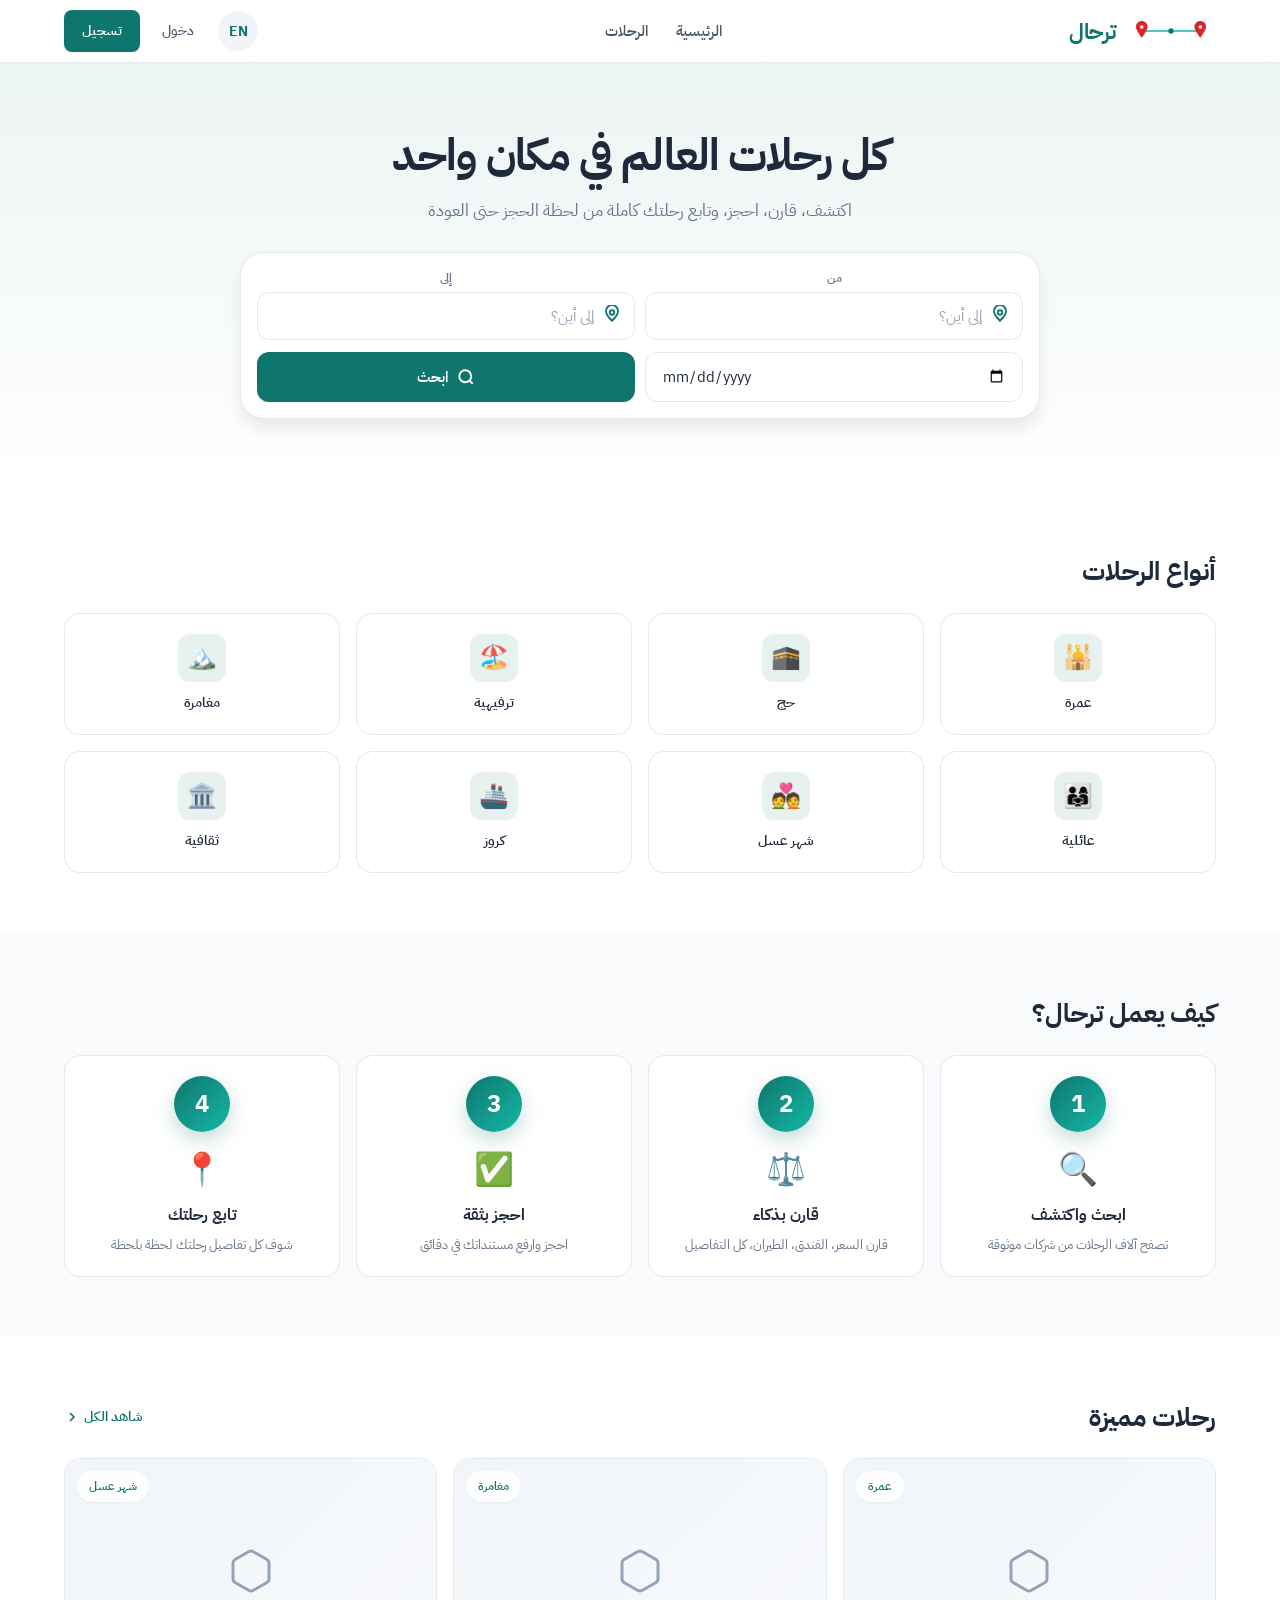
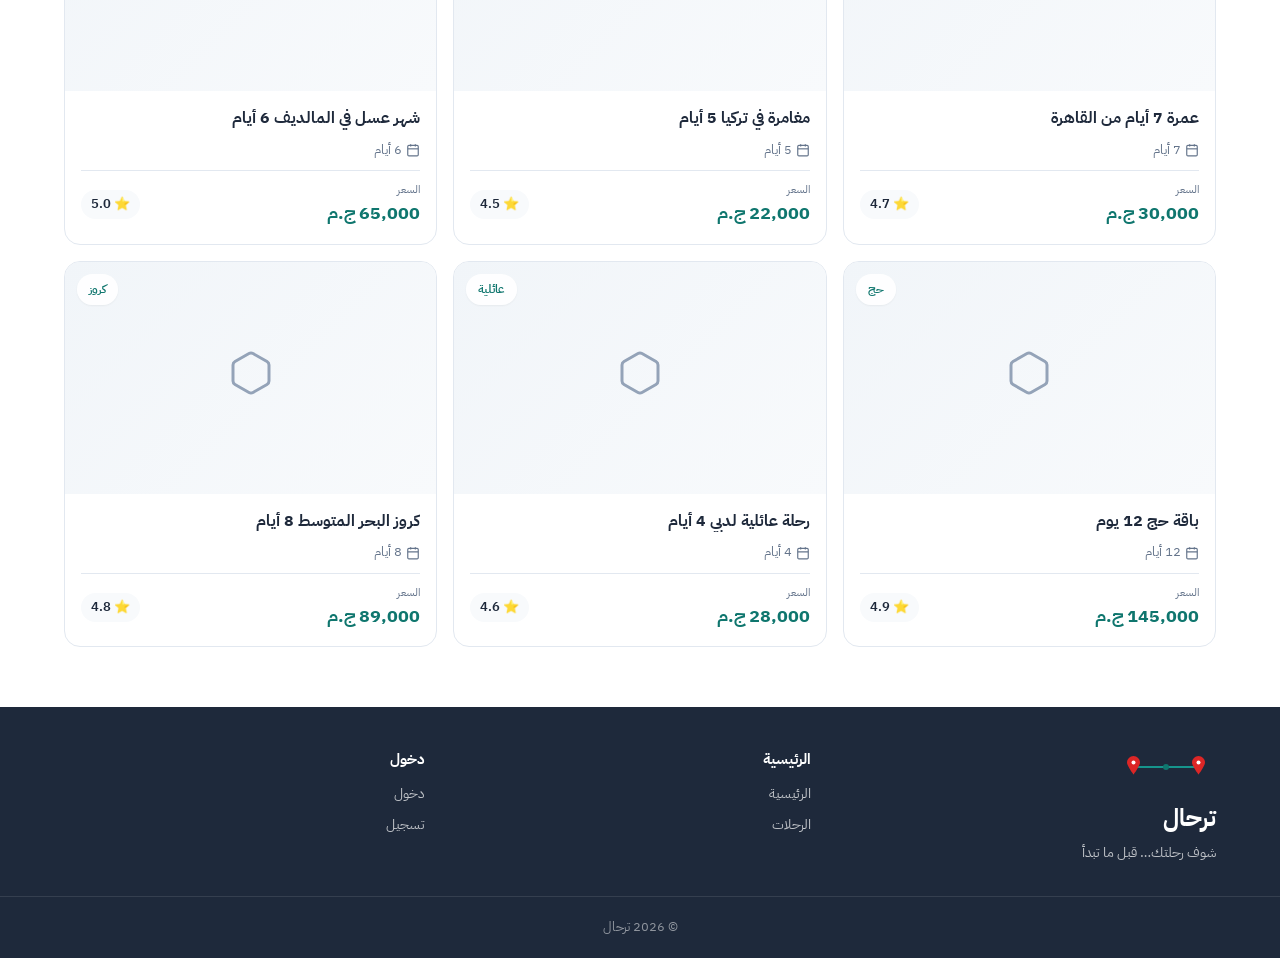
<file: index.html>
<!DOCTYPE html>
<html lang="ar" dir="rtl">
<head>
  <meta charset="UTF-8">
  <meta name="viewport" content="width=device-width, initial-scale=1.0, maximum-scale=5.0">
  <meta name="theme-color" content="#0F766E">
  <meta name="description" content="ترحال — منصة الرحلات العالمية">
  <title>ترحال — شوف رحلتك… قبل ما تبدأ</title>

  <link rel="stylesheet" href="assets/css/style.css">

  <style>
    /* ===== SEARCH FORM ===== */
    .tarhal-search-form {
      display: flex;
      flex-direction: column;
      gap: 12px;
    }
    .tarhal-search-row {
      display: grid;
      grid-template-columns: 1fr 1fr;
      gap: 10px;
    }
    .tarhal-search-row-full {
      grid-template-columns: 1fr auto;
    }
    .tarhal-field-wrap {
      position: relative;
    }
    .tarhal-field-label {
      font-size: 12px;
      font-weight: 600;
      color: var(--text-gray);
      margin-bottom: 4px;
      display: block;
    }
    .tarhal-field-icon {
      position: absolute;
      inset-inline-start: 14px;
      top: calc(50% + 10px);
      transform: translateY(-50%);
      color: var(--primary);
      pointer-events: none;
    }
    .tarhal-field-wrap .tarhal-input {
      padding-inline-start: 40px;
    }

    /* ===== AUTOCOMPLETE DROPDOWN ===== */
    .tarhal-dd {
      position: absolute;
      top: 100%;
      inset-inline: 0;
      margin-top: 4px;
      background: white;
      border: 1px solid var(--border);
      border-radius: var(--radius);
      box-shadow: 0 8px 24px rgba(0,0,0,0.12);
      max-height: 280px;
      overflow-y: auto;
      z-index: 1000;
      display: none;
    }
    .tarhal-dd.open { display: block; }
    .tarhal-dd-item {
      padding: 10px 14px;
      cursor: pointer;
      display: flex;
      align-items: center;
      gap: 10px;
      font-size: 14px;
      border-bottom: 1px solid var(--border);
    }
    .tarhal-dd-item:last-child { border-bottom: none; }
    .tarhal-dd-item:hover,
    .tarhal-dd-item.active {
      background: rgba(15,118,110,0.06);
    }
    .tarhal-dd-flag { font-size: 20px; line-height: 1; }
    .tarhal-dd-name { flex: 1; }
    .tarhal-dd-sub {
      font-size: 11px;
      color: var(--text-gray);
      display: block;
    }
    .tarhal-dd-empty {
      padding: 16px;
      text-align: center;
      color: var(--text-gray);
      font-size: 13px;
    }
    .tarhal-field-wrap.has-value .tarhal-input {
      border-color: var(--primary);
      background: rgba(15,118,110,0.04);
    }

    @media (min-width: 640px) {
      .tarhal-search-row {
        grid-template-columns: 1fr 1fr;
      }
    }
  </style>
</head>
<body>

  <header id="app-header"></header>

  <main>
    <!-- ============== HERO ============== -->
    <section class="tarhal-hero">
      <div class="tarhal-container">
        <h1 id="hero-title">كل رحلات العالم في مكان واحد</h1>
        <p id="hero-subtitle">اكتشف، قارن، احجز، وتابع رحلتك كاملة</p>

        <div class="tarhal-hero-search">
          <form class="tarhal-search-form" id="search-form" autocomplete="off">

            <div class="tarhal-search-row">
              <!-- FROM -->
              <div class="tarhal-field-wrap" id="from-wrap">
                <label class="tarhal-field-label" id="from-label">من</label>
                <svg class="tarhal-field-icon" width="18" height="18" viewBox="0 0 24 24" fill="none" stroke="currentColor" stroke-width="2.5">
                  <circle cx="12" cy="10" r="3"/>
                  <path d="M12 21s-8-7.5-8-13a8 8 0 1 1 16 0c0 5.5-8 13-8 13z"/>
                </svg>
                <input type="text" id="from-input" class="tarhal-input" placeholder="الدولة أو المدينة" autocomplete="off">
                <div class="tarhal-dd" id="from-dd"></div>
              </div>

              <!-- TO -->
              <div class="tarhal-field-wrap" id="to-wrap">
                <label class="tarhal-field-label" id="to-label">إلى</label>
                <svg class="tarhal-field-icon" width="18" height="18" viewBox="0 0 24 24" fill="none" stroke="currentColor" stroke-width="2.5">
                  <circle cx="12" cy="10" r="3"/>
                  <path d="M12 21s-8-7.5-8-13a8 8 0 1 1 16 0c0 5.5-8 13-8 13z"/>
                </svg>
                <input type="text" id="to-input" class="tarhal-input" placeholder="الدولة أو المدينة" autocomplete="off">
                <div class="tarhal-dd" id="to-dd"></div>
              </div>
            </div>

            <div class="tarhal-search-row tarhal-search-row-full">
              <input type="date" id="search-date" class="tarhal-input" aria-label="التاريخ">
              <button type="submit" class="tarhal-btn tarhal-btn-primary">
                <svg width="18" height="18" viewBox="0 0 24 24" fill="none" stroke="currentColor" stroke-width="2.5">
                  <circle cx="11" cy="11" r="8"/>
                  <line x1="21" y1="21" x2="16.65" y2="16.65"/>
                </svg>
                <span id="search-btn-text">ابحث</span>
              </button>
            </div>

          </form>
        </div>
      </div>
    </section>

    <!-- ============== TRIP TYPES ============== -->
    <section class="tarhal-section">
      <div class="tarhal-container">
        <div class="tarhal-section-header">
          <h2 class="tarhal-section-title" id="types-title">أنواع الرحلات</h2>
        </div>
        <div class="tarhal-grid tarhal-grid-4" id="trip-types-grid"></div>
      </div>
    </section>

    <!-- ============== HOW IT WORKS ============== -->
    <section class="tarhal-section" style="background: var(--bg-light);">
      <div class="tarhal-container">
        <div class="tarhal-section-header">
          <h2 class="tarhal-section-title" id="how-title">كيف يعمل ترحال؟</h2>
        </div>
        <div class="tarhal-grid tarhal-grid-4" id="how-grid"></div>
      </div>
    </section>

    <!-- ============== FEATURED TRIPS ============== -->
    <section class="tarhal-section">
      <div class="tarhal-container">
        <div class="tarhal-section-header">
          <h2 class="tarhal-section-title" id="featured-title">رحلات مميزة</h2>
          <a href="trips.html" class="tarhal-section-link" id="view-all-link">
            <span>شاهد الكل</span>
            <svg width="16" height="16" viewBox="0 0 24 24" fill="none" stroke="currentColor" stroke-width="2.5">
              <polyline points="9 18 15 12 9 6"/>
            </svg>
          </a>
        </div>
        <div class="tarhal-grid tarhal-grid-3" id="featured-trips-grid"></div>
      </div>
    </section>
  </main>

  <footer id="app-footer"></footer>

  <!-- ============== SCRIPTS ============== -->
  <script src="assets/js/config.js"></script>
  <script src="assets/js/data.js"></script>
  <script src="assets/js/i18n.js"></script>
  <script src="assets/js/app.js"></script>

  <script>
    // ============================================
    // INIT
    // ============================================
    document.addEventListener('DOMContentLoaded', async () => {
      initApp();
      updateStaticTexts();

      await initUserCurrency();

      renderTripTypes();
      renderHowItWorks();
      renderFeaturedTrips();

      new TarhalAutocomplete('from-input', 'from-dd', 'from-wrap');
      new TarhalAutocomplete('to-input', 'to-dd', 'to-wrap');

      document.getElementById('search-form').addEventListener('submit', handleSearch);
    });

    // ============================================
    // CURRENCY DETECTION
    // ============================================
    async function initUserCurrency() {
      if (localStorage.getItem('currency')) return;
      try {
        const detected = await detectUserCountry();
        if (detected && detected.currency) setCurrency(detected.currency);
      } catch (e) { /* ignore */ }
    }

    // ============================================
    // STATIC TEXTS
    // ============================================
    function updateStaticTexts() {
      document.getElementById('hero-title').textContent = t('home.hero');
      document.getElementById('hero-subtitle').textContent = t('home.sub');
      document.getElementById('from-label').textContent = t('home.from');
      document.getElementById('to-label').textContent = t('home.to');
      document.getElementById('from-input').placeholder = t('home.searchPlaceholder');
      document.getElementById('to-input').placeholder = t('home.searchPlaceholder');
      document.getElementById('search-btn-text').textContent = t('home.search');
      document.getElementById('types-title').textContent = t('home.types');
      document.getElementById('how-title').textContent = t('home.howItWorks');
      document.getElementById('featured-title').textContent = t('home.featured');
      document.querySelector('#view-all-link span').textContent = t('home.viewAll');
      document.title = t('app.name') + ' — ' + t('app.tagline');
    }

    // ============================================
    // AUTOCOMPLETE CLASS
    // ============================================
    class TarhalAutocomplete {
      constructor(inputId, ddId, wrapId) {
        this.input = document.getElementById(inputId);
        this.dd = document.getElementById(ddId);
        this.wrap = document.getElementById(wrapId);
        this.items = [];
        this.activeIndex = -1;
        this._debounce = null;
        this.init();
      }

      init() {
        this.input.addEventListener('focus', () => this.onFocus());
        this.input.addEventListener('input', () => this.onInput());
        this.input.addEventListener('keydown', (e) => this.onKey(e));
        document.addEventListener('click', (e) => {
          if (!this.wrap.contains(e.target)) this.close();
        });
      }

      async onFocus() {
        if (!this.input.value) await this.showResults('');
      }

      onInput() {
        clearTimeout(this._debounce);
        this._debounce = setTimeout(async () => {
          const q = this.input.value.trim();
          if (q.length === 0) { this.close(); return; }
          await this.showResults(q);
        }, 120);
      }

      async showResults(query) {
        this.dd.innerHTML = '<div class="tarhal-dd-empty">...</div>';
        this.dd.classList.add('open');

        try {
          if (query.length === 0) {
            const isAr = isRTL();
            this.items = COUNTRIES_DB.slice(0, 20).map(c => ({
              type: 'country',
              code: c.code,
              flag: c.flag,
              name: isAr ? c.ar : c.en,
              sub: isAr ? c.en : c.ar,
              displayName: `${c.flag} ${isAr ? c.ar : c.en}`,
            }));
          } else {
            this.items = await searchAll(query);
          }
        } catch (e) {
          this.items = [];
        }

        this.render();
      }

      render() {
        if (this.items.length === 0) {
          this.dd.innerHTML = `<div class="tarhal-dd-empty">لا توجد نتائج — جرب دولة أو مدينة تانية</div>`;
          return;
        }

        this.dd.innerHTML = this.items.map((item, i) => `
          <div class="tarhal-dd-item" data-index="${i}">
            <span class="tarhal-dd-flag">${item.flag || '📍'}</span>
            <span class="tarhal-dd-name">
              ${item.name}
              <span class="tarhal-dd-sub">${item.sub || ''}</span>
            </span>
          </div>
        `).join('');

        this.dd.querySelectorAll('.tarhal-dd-item').forEach(el => {
          el.addEventListener('click', () => this.select(Number(el.dataset.index)));
        });

        this.activeIndex = -1;
      }

      select(index) {
        const item = this.items[index];
        if (!item) return;
        this.input.value = item.displayName;
        this.wrap.classList.add('has-value');
        this.close();
      }

      onKey(e) {
        if (!this.dd.classList.contains('open')) return;
        const items = this.dd.querySelectorAll('.tarhal-dd-item');
        if (items.length === 0) return;

        if (e.key === 'ArrowDown') {
          e.preventDefault();
          this.activeIndex = Math.min(this.activeIndex + 1, items.length - 1);
          this.highlight(items);
        } else if (e.key === 'ArrowUp') {
          e.preventDefault();
          this.activeIndex = Math.max(this.activeIndex - 1, 0);
          this.highlight(items);
        } else if (e.key === 'Enter') {
          if (this.activeIndex >= 0) {
            e.preventDefault();
            this.select(this.activeIndex);
          }
        } else if (e.key === 'Escape') {
          this.close();
        }
      }

      highlight(items) {
        items.forEach((el, i) => el.classList.toggle('active', i === this.activeIndex));
      }

      close() {
        this.dd.classList.remove('open');
        this.dd.innerHTML = '';
        this.activeIndex = -1;
      }
    }

    // ============================================
    // SEARCH SUBMIT
    // ============================================
    function handleSearch(e) {
      e.preventDefault();
      const from = document.getElementById('from-input').value.trim();
      const to = document.getElementById('to-input').value.trim();
      const date = document.getElementById('search-date').value;

      const params = new URLSearchParams();
      if (from) params.set('from', from);
      if (to) params.set('to', to);
      if (date) params.set('date', date);

      window.location.href = 'trips.html' + (params.toString() ? '?' + params.toString() : '');
    }

    // ============================================
    // TRIP TYPES
    // ============================================
    function renderTripTypes() {
      const grid = document.getElementById('trip-types-grid');
      if (!grid) return;
      const types = [
        { key: 'umrah', icon: '🕌' },
        { key: 'hajj', icon: '🕋' },
        { key: 'leisure', icon: '🏖️' },
        { key: 'adventure', icon: '🏔️' },
        { key: 'family', icon: '👨‍👩‍👧' },
        { key: 'honeymoon', icon: '💑' },
        { key: 'cruise', icon: '🚢' },
        { key: 'cultural', icon: '🏛️' },
      ];
      grid.innerHTML = types.map(type => `
        <a href="trips.html?type=${type.key}" class="tarhal-type-card">
          <div class="tarhal-type-icon" style="font-size: 24px;">${type.icon}</div>
          <div class="tarhal-type-name">${t('tripTypes.' + type.key)}</div>
        </a>
      `).join('');
    }

    // ============================================
    // HOW IT WORKS
    // ============================================
    function renderHowItWorks() {
      const grid = document.getElementById('how-grid');
      if (!grid) return;
      const steps = [
        { num: '1', key: 'step1', descKey: 'step1Desc', icon: '🔍' },
        { num: '2', key: 'step2', descKey: 'step2Desc', icon: '⚖️' },
        { num: '3', key: 'step3', descKey: 'step3Desc', icon: '✅' },
        { num: '4', key: 'step4', descKey: 'step4Desc', icon: '📍' },
      ];
      grid.innerHTML = steps.map(step => `
        <div class="tarhal-card" style="text-align: center;">
          <div style="width:56px;height:56px;margin:0 auto 12px;border-radius:50%;background:linear-gradient(135deg,#0F766E,#14B8A6);color:white;display:flex;align-items:center;justify-content:center;font-size:24px;font-weight:700;box-shadow:0 8px 20px rgba(15,118,110,0.25);">${step.num}</div>
          <div style="font-size:32px;margin-bottom:8px;">${step.icon}</div>
          <div style="font-size:16px;font-weight:700;margin-bottom:6px;color:var(--text-dark);">${t('home.'+step.key)}</div>
          <div style="font-size:13px;color:var(--text-gray);line-height:1.6;">${t('home.'+step.descKey)}</div>
        </div>
      `).join('');
    }

    // ============================================
    // FEATURED TRIPS
    // ============================================
    function renderFeaturedTrips() {
      const grid = document.getElementById('featured-trips-grid');
      if (!grid) return;
      const trips = MOCK_TRIPS.slice(0, 6);
      const isAr = isRTL();
      grid.innerHTML = trips.map(trip => `
        <a href="trip.html?slug=${trip.slug}" class="tarhal-trip-card">
          <div class="tarhal-trip-card-image">
            <div class="tarhal-trip-card-placeholder">
              <svg width="48" height="48" viewBox="0 0 24 24" fill="none" stroke="currentColor" stroke-width="1.5">
                <path d="M21 16V8a2 2 0 0 0-1-1.73l-7-4a2 2 0 0 0-2 0l-7 4A2 2 0 0 0 3 8v8a2 2 0 0 0 1 1.73l7 4a2 2 0 0 0 2 0l7-4A2 2 0 0 0 21 16z"/>
              </svg>
            </div>
            <div class="tarhal-trip-card-badge">${t('tripTypes.'+trip.trip_type)}</div>
          </div>
          <div class="tarhal-trip-card-body">
            <h3 class="tarhal-trip-card-title">${isAr ? trip.title_ar : trip.title_en}</h3>
            <div class="tarhal-trip-card-meta">
              <span class="tarhal-trip-card-meta-item">
                <svg width="14" height="14" viewBox="0 0 24 24" fill="none" stroke="currentColor" stroke-width="2">
                  <rect x="3" y="4" width="18" height="18" rx="2"/>
                  <line x1="16" y1="2" x2="16" y2="6"/>
                  <line x1="8" y1="2" x2="8" y2="6"/>
                  <line x1="3" y1="10" x2="21" y2="10"/>
                </svg>
                ${trip.days} ${t('trips.days')}
              </span>
            </div>
            <div class="tarhal-trip-card-footer">
              <div>
                <div class="tarhal-trip-card-price-label">${t('trip.price')}</div>
                <div class="tarhal-trip-card-price">${formatPrice(trip.base_price, trip.currency)}</div>
              </div>
              ${trip.rating_avg > 0 ? `<div class="tarhal-trip-card-rating">⭐ ${trip.rating_avg.toFixed(1)}</div>` : ''}
            </div>
          </div>
        </a>
      `).join('');
    }
  </script>

</body>
</html>
</file>
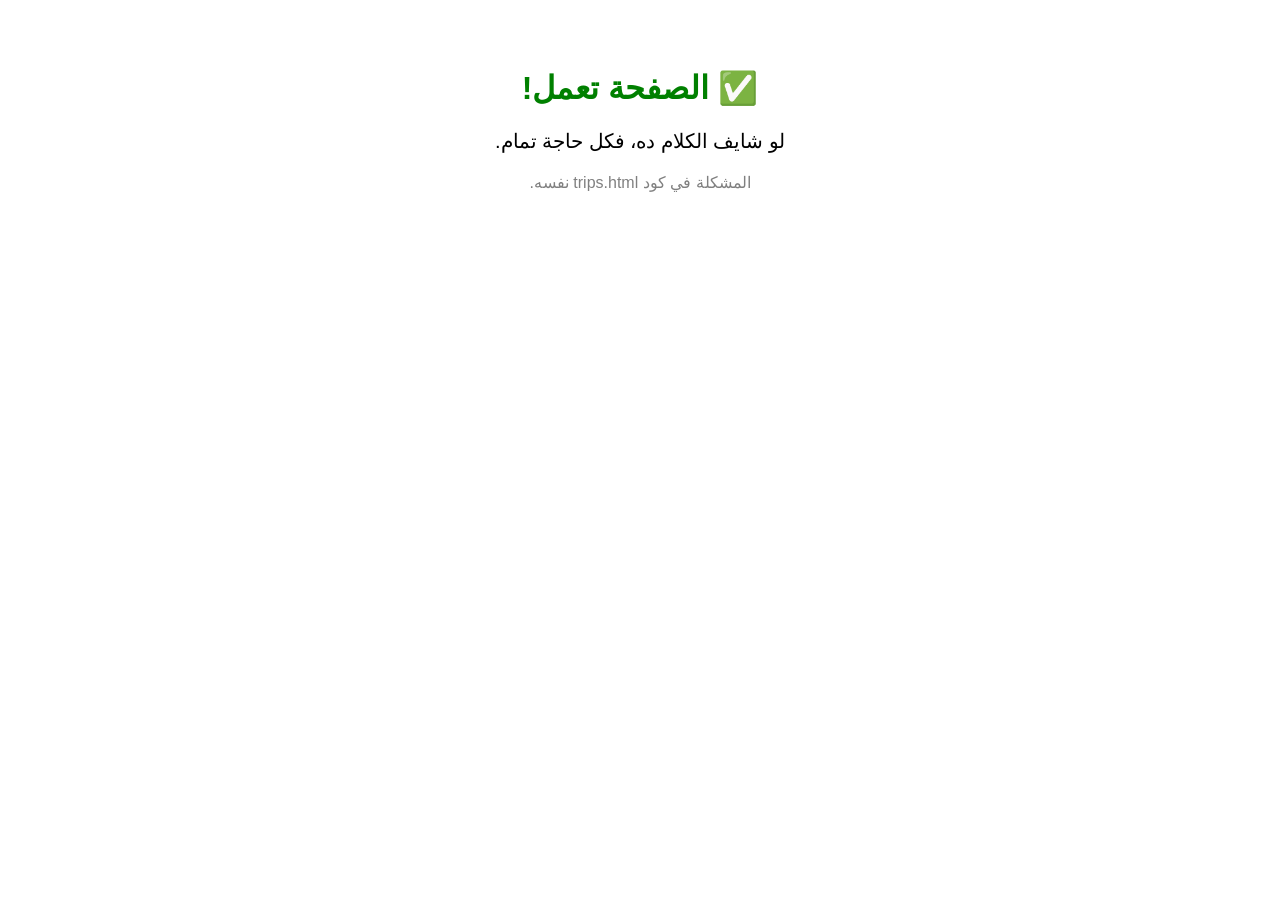
<file: test.html>
<!DOCTYPE html>
<html lang="ar" dir="rtl">
<head>
  <meta charset="UTF-8">
  <title>اختبار</title>
</head>
<body style="font-family: Arial; padding: 40px; text-align: center;">
  <h1 style="color: green; font-size: 32px;">✅ الصفحة تعمل!</h1>
  <p style="font-size: 20px;">لو شايف الكلام ده، فكل حاجة تمام.</p>
  <p style="font-size: 16px; color: gray;">المشكلة في كود trips.html نفسه.</p>
</body>
</html>
</file>
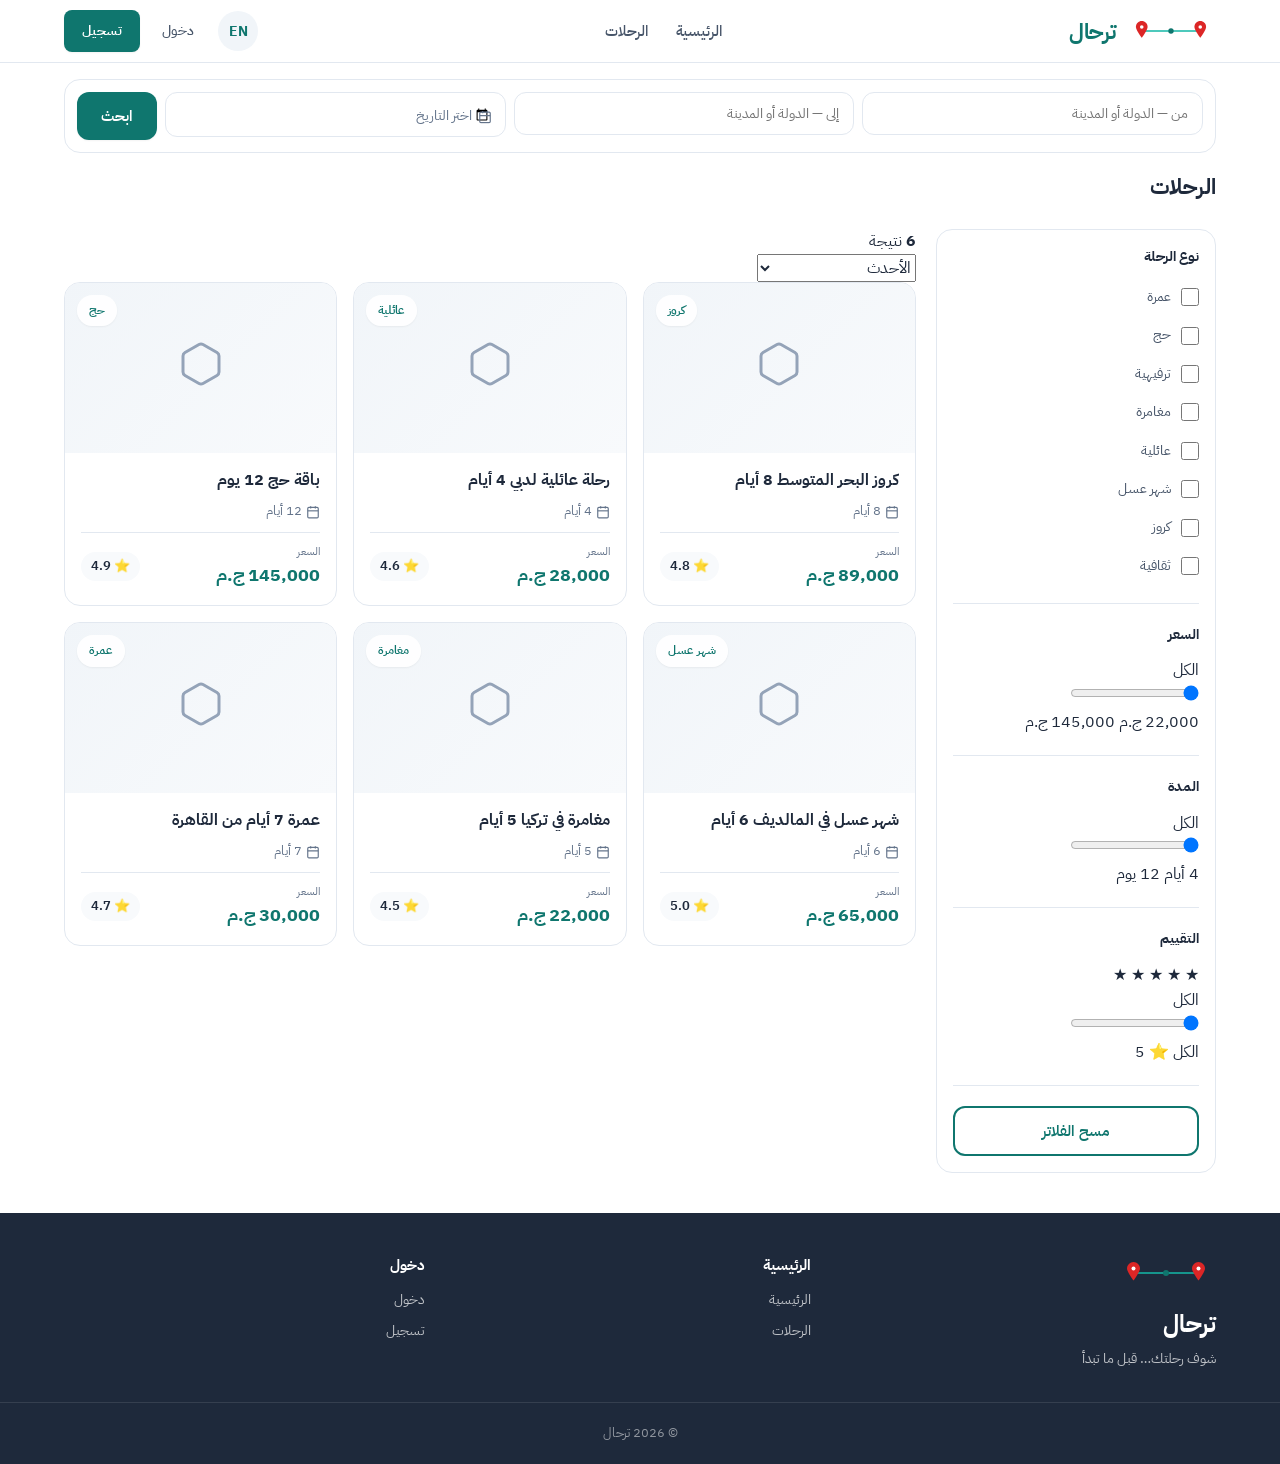
<file: trips.html>
<!DOCTYPE html>
<html lang="ar" dir="rtl">
<head>
  <meta charset="UTF-8">
  <meta name="viewport" content="width=device-width, initial-scale=1.0, maximum-scale=5.0">
  <meta name="theme-color" content="#0F766E">
  <title>الرحلات — ترحال</title>

  <link rel="stylesheet" href="assets/css/style.css">

  <style>
    .top-search-bar {
      background: white;
      border: 1px solid var(--border);
      border-radius: var(--radius-lg);
      padding: 12px;
      margin: 16px 0;
    }
    .top-search-grid { display: grid; grid-template-columns: 1fr; gap: 8px; }
    @media (min-width: 640px) {
      .top-search-grid { grid-template-columns: 1fr 1fr 1fr auto; }
    }
    .ts-field-wrap { position: relative; }
    .ts-input {
      width: 100%;
      padding: 10px 14px;
      border: 1px solid var(--border);
      border-radius: var(--radius);
      font-size: 14px;
      background: white;
      font-family: inherit;
      min-height: 42px;
      box-sizing: border-box;
      color: var(--text-dark);
    }
    .ts-input:focus {
      outline: none;
      border-color: var(--primary);
      box-shadow: 0 0 0 3px rgba(15,118,110,0.1);
    }
    .date-wrap { position: relative; }
    .date-wrap .ts-input { color: transparent; }
    .date-wrap.has-value .ts-input { color: var(--text-dark); }
    .date-placeholder {
      position: absolute;
      top: 50%;
      inset-inline-start: 14px;
      transform: translateY(-50%);
      color: var(--text-gray);
      font-size: 14px;
      pointer-events: none;
      display: flex;
      align-items: center;
      gap: 6px;
    }
    .date-wrap.has-value .date-placeholder { display: none; }
    .ts-dd {
      position: absolute;
      top: 100%;
      inset-inline: 0;
      margin-top: 4px;
      background: white;
      border: 1px solid var(--border);
      border-radius: var(--radius);
      box-shadow: 0 8px 24px rgba(0,0,0,0.12);
      max-height: 260px;
      overflow-y: auto;
      z-index: 1000;
      display: none;
    }
    .ts-dd.open { display: block; }
    .ts-dd-item {
      padding: 10px 14px;
      cursor: pointer;
      display: flex;
      align-items: center;
      gap: 10px;
      font-size: 14px;
      border-bottom: 1px solid var(--border);
    }
    .ts-dd-item:last-child { border-bottom: none; }
    .ts-dd-item:hover, .ts-dd-item.active { background: rgba(15,118,110,0.06); }
    .ts-dd-flag { font-size: 18px; line-height: 1; }
    .ts-dd-name { flex: 1; }
    .ts-dd-sub { font-size: 11px; color: var(--text-gray); display: block; }
    .ts-dd-empty { padding: 14px; text-align: center; color: var(--text-gray); font-size: 13px; }
    .mobile-filter-toggle {
      display: flex;
      align-items: center;
      justify-content: center;
      gap: 8px;
      width: 100%;
      padding: 12px;
      margin-bottom: 12px;
      background: white;
      border: 1px solid var(--border);
      border-radius: var(--radius);
      font-weight: 600;
      color: var(--text-dark);
      font-size: 15px;
      cursor: pointer;
      font-family: inherit;
    }
    .mobile-filter-toggle:hover { border-color: var(--primary); color: var(--primary); }
    @media (min-width: 900px) { .mobile-filter-toggle { display: none; } }
    .trips-layout {
      display: grid;
      grid-template-columns: 1fr;
      gap: 20px;
      padding: 8px 0 40px;
    }
    @media (min-width: 900px) {
      .trips-layout { grid-template-columns: 280px 1fr; }
    }
    .filters-panel {
      background: white;
      border: 1px solid var(--border);
      border-radius: var(--radius-lg);
      padding: 16px;
      height: fit-content;
    }
    .filters-panel.mobile-closed { display: none; }
    @media (min-width: 900px) {
      .filters-panel, .filters-panel.mobile-closed { display: block; }
    }
    .filter-group {
      margin-bottom: 20px;
      padding-bottom: 20px;
      border-bottom: 1px solid var(--border);
    }
    .filter-group:last-child {
      border-bottom: none;
      margin-bottom: 16px;
      padding-bottom: 0;
    }
    .filter-title {
      font-size: 14px;
      font-weight: 700;
      color: var(--text-dark);
      margin-bottom: 12px;
    }
    .filter-options { display: flex; flex-direction: column; gap: 4px; }
    .filter-check {
      display: flex;
      align-items: center;
      gap: 10px;
      font-size: 14px;
      cursor: pointer;
      padding: 6px 0;
      color: var(--text-medium);
    }
    .filter-check input[type="checkbox"] {
      width: 18px; height: 18px;
      accent-color: var(--primary);
      cursor: pointer;
      flex-shrink: 0;
    }
  </style>
</head>
<body>

<header id="app-header"></header>

<main class="tarhal-container">

  <!-- ===== TOP SEARCH ===== -->
  <div class="top-search-bar">
    <form class="top-search-grid" id="top-search-form" autocomplete="off">
      <div class="ts-field-wrap" id="ts-from-wrap">
        <input type="text" id="q-from" class="ts-input" placeholder="من — الدولة أو المدينة" autocomplete="off">
        <div class="ts-dd" id="ts-from-dd"></div>
      </div>
      <div class="ts-field-wrap" id="ts-to-wrap">
        <input type="text" id="q-to" class="ts-input" placeholder="إلى — الدولة أو المدينة" autocomplete="off">
        <div class="ts-dd" id="ts-to-dd"></div>
      </div>
      <div class="date-wrap" id="date-wrap">
        <input type="date" id="q-date" class="ts-input">
        <span class="date-placeholder">
          <svg width="14" height="14" viewBox="0 0 24 24" fill="none" stroke="currentColor" stroke-width="2">
            <rect x="3" y="4" width="18" height="18" rx="2"/>
            <line x1="16" y1="2" x2="16" y2="6"/>
            <line x1="8" y1="2" x2="8" y2="6"/>
            <line x1="3" y1="10" x2="21" y2="10"/>
          </svg>
          اختر التاريخ
        </span>
      </div>
      <button type="submit" class="tarhal-btn tarhal-btn-primary">ابحث</button>
    </form>
  </div>

  <h1 style="font-size: 22px; font-weight: 700; margin-bottom: 16px;" id="page-title">الرحلات</h1>

  <button type="button" class="mobile-filter-toggle" id="filter-toggle">
    <svg width="18" height="18" viewBox="0 0 24 24" fill="none" stroke="currentColor" stroke-width="2">
      <polygon points="22 3 2 3 10 12.46 10 19 14 21 14 12.46 22 3"/>
    </svg>
    <span>الفلاتر</span>
  </button>

  <div class="trips-layout">

    <aside class="filters-panel mobile-closed" id="filters-panel">

      <div class="filter-group">
        <div class="filter-title">نوع الرحلة</div>
        <div class="filter-options" id="type-filters"></div>
      </div>

      <div class="filter-group">
        <div class="filter-title">السعر</div>
        <div class="single-slider">
          <div class="single-slider-value" id="price-value">الكل</div>
          <input type="range" class="single-slider-input" id="price-range" min="0" max="1000" value="0">
          <div class="single-slider-marks">
            <span id="price-min-mark">—</span>
            <span id="price-max-mark">—</span>
          </div>
        </div>
      </div>

      <div class="filter-group">
        <div class="filter-title">المدة</div>
        <div class="single-slider">
          <div class="single-slider-value" id="days-value">الكل</div>
          <input type="range" class="single-slider-input" id="days-range" min="0" max="1000" value="0">
          <div class="single-slider-marks">
            <span id="days-min-mark">—</span>
            <span id="days-max-mark">—</span>
          </div>
        </div>
      </div>

      <div class="filter-group">
        <div class="filter-title">التقييم</div>
        <div class="rating-stars-display" id="rating-stars-display">
          <span class="rating-star" data-star="1">★</span>
          <span class="rating-star" data-star="2">★</span>
          <span class="rating-star" data-star="3">★</span>
          <span class="rating-star" data-star="4">★</span>
          <span class="rating-star" data-star="5">★</span>
        </div>
        <div class="rating-value-display" id="rating-value">الكل</div>
        <div class="single-slider" style="padding: 0;">
          <input type="range" class="single-slider-input rating-thumb" id="rating-range" min="0" max="100" value="0">
          <div class="single-slider-marks">
            <span>الكل</span>
            <span>⭐ 5</span>
          </div>
        </div>
      </div>

      <button type="button" class="tarhal-btn tarhal-btn-outline tarhal-btn-block" id="clear-filters">مسح الفلاتر</button>

    </aside>

    <section>
      <div class="results-header">
        <div class="results-count">
          <strong id="results-number">0</strong> نتيجة
        </div>
        <select class="sort-select" id="sort-select">
          <option value="newest">الأحدث</option>
          <option value="price-low">السعر: من الأقل للأعلى</option>
          <option value="price-high">السعر: من الأعلى للأقل</option>
          <option value="rating">الأعلى تقييمًا</option>
          <option value="days-low">المدة: الأقصر أولاً</option>
          <option value="days-high">المدة: الأطول أولاً</option>
        </select>
      </div>

      <div class="tarhal-grid tarhal-grid-3" id="trips-grid"></div>
    </section>

  </div>

</main>

<footer id="app-footer"></footer>

<script src="assets/js/config.js"></script>
<script src="assets/js/data.js"></script>
<script src="assets/js/i18n.js"></script>
<script src="assets/js/app.js"></script>

  <script>
    // ============================================
    // STATE
    // ============================================
    let allTrips = [];
    let filteredTrips = [];
    let priceBounds = { min: 0, max: 100000 };
    let daysBounds = { min: 1, max: 30 };
    let filters = {
      types: [],
      maxPrice: null,
      maxDays: null,
      rating: null,
      from: '',
      to: '',
      date: '',
    };

    // ============================================
    // INIT
    // ============================================
    document.addEventListener('DOMContentLoaded', () => {
      initApp();
      loadInitialData();
      renderTypeFilters();
      setupDateInput();
      setupPriceSlider();
      setupDaysSlider();
      setupRatingSlider();
      setupFilterEvents();
      setupSearchBar();
      setupTopAutocomplete();
      applyFiltersAndRender();
    });

    // ============================================
    // LOAD
    // ============================================
    function loadInitialData() {
      const params = new URLSearchParams(window.location.search);
      const type = params.get('type');
      const from = params.get('from');
      const to = params.get('to');
      const date = params.get('date');
      const q = params.get('q');

      if (type) filters.types = [type];
      if (from) { filters.from = from; document.getElementById('q-from').value = from; }
      if (to) { filters.to = to; document.getElementById('q-to').value = to; }
      if (date) {
        filters.date = date;
        document.getElementById('q-date').value = date;
        document.getElementById('date-wrap').classList.add('has-value');
      }
      if (q) { filters.to = q; document.getElementById('q-to').value = q; }

      allTrips = [...MOCK_TRIPS];

      if (allTrips.length > 0) {
        const prices = allTrips.map(t => t.base_price);
        const daysArr = allTrips.map(t => t.days);
        priceBounds.min = Math.min(...prices);
        priceBounds.max = Math.max(...prices);
        daysBounds.min = Math.max(1, Math.min(...daysArr));
        daysBounds.max = Math.max(...daysArr);
      }

      if (type) {
        document.getElementById('page-title').textContent = t('tripTypes.' + type);
      }
    }

    // ============================================
    // TYPE FILTERS
    // ============================================
    function renderTypeFilters() {
      const container = document.getElementById('type-filters');
      const types = [
        { key: 'umrah' }, { key: 'hajj' }, { key: 'leisure' },
        { key: 'adventure' }, { key: 'family' }, { key: 'honeymoon' },
        { key: 'cruise' }, { key: 'cultural' },
      ];
      container.innerHTML = types.map(tp => `
        <label class="filter-check">
          <input type="checkbox" data-type="${tp.key}" ${filters.types.includes(tp.key) ? 'checked' : ''}>
          <span>${t('tripTypes.' + tp.key)}</span>
        </label>
      `).join('');
    }

    // ============================================
    // DATE INPUT PLACEHOLDER
    // ============================================
    function setupDateInput() {
      const input = document.getElementById('q-date');
      const wrap = document.getElementById('date-wrap');

      function update() {
        wrap.classList.toggle('has-value', !!input.value);
      }

      input.addEventListener('change', update);
      input.addEventListener('input', update);
      update();
    }

    // ============================================
    // PRICE SLIDER
    // ============================================
    function setupPriceSlider() {
      const input = document.getElementById('price-range');
      const valueDisplay = document.getElementById('price-value');
      const minMark = document.getElementById('price-min-mark');
      const maxMark = document.getElementById('price-max-mark');

      const STEPS = 1000;
      input.min = 0;
      input.max = STEPS;
      input.value = 0;

      minMark.textContent = formatPrice(priceBounds.min);
      maxMark.textContent = formatPrice(priceBounds.max);

      function update() {
        const step = Number(input.value);
        const value = Math.round(priceBounds.min + (priceBounds.max - priceBounds.min) * (step / STEPS));

        if (step === 0) {
          valueDisplay.textContent = 'الكل';
          filters.maxPrice = null;
        } else {
          valueDisplay.textContent = `من ${formatPrice(priceBounds.min)} حتى ${formatPrice(value)}`;
          filters.maxPrice = value;
        }

        applyFiltersAndRender();
      }

      input.addEventListener('input', update);

      if (!window._sliderResets) window._sliderResets = [];
      window._sliderResets.push(() => {
        input.value = 0;
        update();
      });

      update();
    }

    // ============================================
    // DAYS SLIDER
    // ============================================
    function setupDaysSlider() {
      const input = document.getElementById('days-range');
      const valueDisplay = document.getElementById('days-value');
      const minMark = document.getElementById('days-min-mark');
      const maxMark = document.getElementById('days-max-mark');

      const STEPS = 1000;
      input.min = 0;
      input.max = STEPS;
      input.value = 0;

      minMark.textContent = daysBounds.min + ' أيام';
      maxMark.textContent = daysBounds.max + ' يوم';

      function update() {
        const step = Number(input.value);
        const value = Math.round(daysBounds.min + (daysBounds.max - daysBounds.min) * (step / STEPS));

        if (step === 0) {
          valueDisplay.textContent = 'الكل';
          filters.maxDays = null;
        } else {
          valueDisplay.textContent = `من ${daysBounds.min} حتى ${value} أيام`;
          filters.maxDays = value;
        }

        applyFiltersAndRender();
      }

      input.addEventListener('input', update);

      if (!window._sliderResets) window._sliderResets = [];
      window._sliderResets.push(() => {
        input.value = 0;
        update();
      });

      update();
    }

    // ============================================
    // RATING SLIDER
    // ============================================
    function setupRatingSlider() {
      const range = document.getElementById('rating-range');
      const valueDisplay = document.getElementById('rating-value');
      const stars = document.querySelectorAll('#rating-stars-display .rating-star');

      const STEPS = 100;

      function update() {
        const step = Number(range.value);
        const rating = (step / STEPS) * 5;

        stars.forEach(star => {
          const starVal = Number(star.dataset.star);
          star.classList.toggle('active', starVal <= rating);
        });

        if (step === 0) {
          valueDisplay.textContent = 'الكل';
          filters.rating = null;
        } else {
          valueDisplay.textContent = `⭐ ${rating.toFixed(1)} فأكثر`;
          filters.rating = rating;
        }

        applyFiltersAndRender();
      }

      range.addEventListener('input', update);

      if (!window._sliderResets) window._sliderResets = [];
      window._sliderResets.push(() => {
        range.value = 0;
        update();
      });

      update();
    }

    // ============================================
    // FILTER EVENTS
    // ============================================
    function setupFilterEvents() {
      document.querySelectorAll('#type-filters input[type="checkbox"]').forEach(cb => {
        cb.addEventListener('change', () => {
          filters.types = Array.from(document.querySelectorAll('#type-filters input:checked'))
            .map(el => el.dataset.type);
          applyFiltersAndRender();
        });
      });

      document.getElementById('sort-select').addEventListener('change', () => {
        applyFiltersAndRender();
      });

      document.getElementById('clear-filters').addEventListener('click', () => {
        filters = { types: [], maxPrice: null, maxDays: null, rating: null, from: '', to: '', date: '' };
        document.querySelectorAll('#type-filters input').forEach(cb => cb.checked = false);
        document.getElementById('q-from').value = '';
        document.getElementById('q-to').value = '';
        document.getElementById('q-date').value = '';
        document.getElementById('date-wrap').classList.remove('has-value');
        if (window._sliderResets) window._sliderResets.forEach(fn => fn());
        applyFiltersAndRender();
      });

      document.getElementById('filter-toggle').addEventListener('click', () => {
        document.getElementById('filters-panel').classList.toggle('mobile-closed');
      });
    }

    // ============================================
    // SEARCH BAR
    // ============================================
    function setupSearchBar() {
      document.getElementById('top-search-form').addEventListener('submit', (e) => {
        e.preventDefault();
        filters.from = document.getElementById('q-from').value.trim();
        filters.to = document.getElementById('q-to').value.trim();
        filters.date = document.getElementById('q-date').value;
        applyFiltersAndRender();
      });
    }

    // ============================================
    // AUTOCOMPLETE
    // ============================================
    function setupTopAutocomplete() {
      new TopAutocomplete('q-from', 'ts-from-dd', 'ts-from-wrap');
      new TopAutocomplete('q-to', 'ts-to-dd', 'ts-to-wrap');
    }

    class TopAutocomplete {
      constructor(inputId, ddId, wrapId) {
        this.input = document.getElementById(inputId);
        this.dd = document.getElementById(ddId);
        this.wrap = document.getElementById(wrapId);
        this.items = [];
        this.activeIndex = -1;
        this._debounce = null;
        this.init();
      }
      init() {
        this.input.addEventListener('focus', () => this.onFocus());
        this.input.addEventListener('input', () => this.onInput());
        this.input.addEventListener('keydown', (e) => this.onKey(e));
        document.addEventListener('click', (e) => {
          if (!this.wrap.contains(e.target)) this.close();
        });
      }
      async onFocus() { if (!this.input.value) await this.showResults(''); }
      onInput() {
        clearTimeout(this._debounce);
        this._debounce = setTimeout(async () => {
          const q = this.input.value.trim();
          if (q.length === 0) { this.close(); return; }
          await this.showResults(q);
        }, 120);
      }
      async showResults(query) {
        this.dd.innerHTML = '<div class="ts-dd-empty">...</div>';
        this.dd.classList.add('open');
        try {
          if (query.length === 0) {
            const isAr = isRTL();
            this.items = COUNTRIES_DB.slice(0, 20).map(c => ({
              type: 'country', code: c.code, flag: c.flag,
              name: isAr ? c.ar : c.en,
              sub: isAr ? c.en : c.ar,
              displayName: `${c.flag} ${isAr ? c.ar : c.en}`,
            }));
          } else {
            this.items = await searchAll(query);
          }
        } catch (e) { this.items = []; }
        this.render();
      }
      render() {
        if (this.items.length === 0) {
          this.dd.innerHTML = `<div class="ts-dd-empty">لا توجد نتائج</div>`;
          return;
        }
        this.dd.innerHTML = this.items.map((item, i) => `
          <div class="ts-dd-item" data-index="${i}">
            <span class="ts-dd-flag">${item.flag || '📍'}</span>
            <span class="ts-dd-name">
              ${item.name}
              <span class="ts-dd-sub">${item.sub || ''}</span>
            </span>
          </div>
        `).join('');
        this.dd.querySelectorAll('.ts-dd-item').forEach(el => {
          el.addEventListener('click', () => this.select(Number(el.dataset.index)));
        });
        this.activeIndex = -1;
      }
      select(index) {
        const item = this.items[index];
        if (!item) return;
        this.input.value = item.displayName;
        this.close();
      }
      onKey(e) {
        if (!this.dd.classList.contains('open')) return;
        const items = this.dd.querySelectorAll('.ts-dd-item');
        if (items.length === 0) return;
        if (e.key === 'ArrowDown') {
          e.preventDefault();
          this.activeIndex = Math.min(this.activeIndex + 1, items.length - 1);
          this.highlight(items);
        } else if (e.key === 'ArrowUp') {
          e.preventDefault();
          this.activeIndex = Math.max(this.activeIndex - 1, 0);
          this.highlight(items);
        } else if (e.key === 'Enter') {
          if (this.activeIndex >= 0) { e.preventDefault(); this.select(this.activeIndex); }
        } else if (e.key === 'Escape') { this.close(); }
      }
      highlight(items) {
        items.forEach((el, i) => el.classList.toggle('active', i === this.activeIndex));
      }
      close() {
        this.dd.classList.remove('open');
        this.dd.innerHTML = '';
        this.activeIndex = -1;
      }
    }

    // ============================================
    // APPLY FILTERS
    // ============================================
    function applyFiltersAndRender() {
      let list = [...allTrips];

      if (filters.types.length > 0) {
        list = list.filter(trip => filters.types.includes(trip.trip_type));
      }
      if (filters.maxPrice != null) list = list.filter(t => t.base_price <= filters.maxPrice);
      if (filters.maxDays != null) list = list.filter(t => t.days <= filters.maxDays);
      if (filters.rating != null) {
        list = list.filter(t => (t.rating_avg || 0) >= filters.rating);
      }
      if (filters.to) {
        const q = filters.to.toLowerCase();
        list = list.filter(t =>
          t.title_ar.toLowerCase().includes(q) ||
          t.title_en.toLowerCase().includes(q) ||
          (t.destination_country && t.destination_country.toLowerCase().includes(q))
        );
      }

      const sortBy = document.getElementById('sort-select').value;
      if (sortBy === 'price-low') list.sort((a, b) => a.base_price - b.base_price);
      else if (sortBy === 'price-high') list.sort((a, b) => b.base_price - a.base_price);
      else if (sortBy === 'rating') list.sort((a, b) => (b.rating_avg || 0) - (a.rating_avg || 0));
      else if (sortBy === 'days-low') list.sort((a, b) => a.days - b.days);
      else if (sortBy === 'days-high') list.sort((a, b) => b.days - a.days);
      else list.sort((a, b) => Number(b.id) - Number(a.id));

      filteredTrips = list;
      document.getElementById('results-number').textContent = list.length;
      renderTrips();
    }

    // ============================================
    // RENDER TRIPS
    // ============================================
    function renderTrips() {
      const grid = document.getElementById('trips-grid');
      const isAr = isRTL();

      if (filteredTrips.length === 0) {
        grid.innerHTML = `
          <div class="tarhal-empty" style="grid-column: 1 / -1;">
            <div class="tarhal-empty-icon">
              <svg width="32" height="32" viewBox="0 0 24 24" fill="none" stroke="currentColor" stroke-width="1.5">
                <circle cx="11" cy="11" r="8"/>
                <line x1="21" y1="21" x2="16.65" y2="16.65"/>
              </svg>
            </div>
            <div class="tarhal-empty-title">${t('trips.noResults')}</div>
            <div class="tarhal-empty-text">${t('trips.noResultsDesc')}</div>
          </div>
        `;
        return;
      }

      grid.innerHTML = filteredTrips.map(trip => `
        <a href="trip.html?slug=${trip.slug}" class="tarhal-trip-card">
          <div class="tarhal-trip-card-image">
            <div class="tarhal-trip-card-placeholder">
              <svg width="48" height="48" viewBox="0 0 24 24" fill="none" stroke="currentColor" stroke-width="1.5">
                <path d="M21 16V8a2 2 0 0 0-1-1.73l-7-4a2 2 0 0 0-2 0l-7 4A2 2 0 0 0 3 8v8a2 2 0 0 0 1 1.73l7 4a2 2 0 0 0 2 0l7-4A2 2 0 0 0 21 16z"/>
              </svg>
            </div>
            <div class="tarhal-trip-card-badge">${t('tripTypes.' + trip.trip_type)}</div>
          </div>
          <div class="tarhal-trip-card-body">
            <h3 class="tarhal-trip-card-title">${isAr ? trip.title_ar : trip.title_en}</h3>
            <div class="tarhal-trip-card-meta">
              <span class="tarhal-trip-card-meta-item">
                <svg width="14" height="14" viewBox="0 0 24 24" fill="none" stroke="currentColor" stroke-width="2">
                  <rect x="3" y="4" width="18" height="18" rx="2"/>
                  <line x1="16" y1="2" x2="16" y2="6"/>
                  <line x1="8" y1="2" x2="8" y2="6"/>
                  <line x1="3" y1="10" x2="21" y2="10"/>
                </svg>
                ${trip.days} ${t('trips.days')}
              </span>
            </div>
            <div class="tarhal-trip-card-footer">
              <div>
                <div class="tarhal-trip-card-price-label">${t('trip.price')}</div>
                <div class="tarhal-trip-card-price">${formatPrice(trip.base_price, trip.currency)}</div>
              </div>
              ${trip.rating_avg > 0 ? `<div class="tarhal-trip-card-rating">⭐ ${trip.rating_avg.toFixed(1)}</div>` : ''}
            </div>
          </div>
        </a>
      `).join('');
    }
  </script>

</body>
</html>
</file>
<file: assets/css/style.css>
/* ============================================
   TARHAL — Main Stylesheet
   Deep Teal Theme + IBM Plex Sans Arabic
   ============================================ */

/* ============== FONTS ============== */
@import url('https://fonts.googleapis.com/css2?family=IBM+Plex+Sans+Arabic:wght@300;400;500;600;700&family=Inter:wght@300;400;500;600;700&display=swap');

/* ============== CSS VARIABLES ============== */
:root {
  /* Brand Colors */
  --primary: #0F766E;
  --primary-dark: #0B5A53;
  --primary-light: #14B8A6;
  --accent: #D4A574;
  --accent-dark: #B8895A;
  --red: #DC2626;

  /* Text */
  --text-dark: #1E293B;
  --text-medium: #475569;
  --text-gray: #64748B;
  --text-light: #94A3B8;

  /* Backgrounds */
  --bg-white: #FFFFFF;
  --bg-light: #F8FAFC;
  --bg-gray: #F1F5F9;

  /* Borders */
  --border: #E2E8F0;
  --border-dark: #CBD5E1;

  /* Status */
  --success: #16A34A;
  --error: #DC2626;
  --warning: #EA580C;
  --info: #0284C7;

  /* Layout */
  --radius-sm: 8px;
  --radius: 12px;
  --radius-lg: 16px;
  --radius-xl: 24px;

  /* Shadows */
  --shadow-sm: 0 1px 2px rgba(0,0,0,0.05);
  --shadow: 0 4px 6px rgba(0,0,0,0.07);
  --shadow-md: 0 10px 15px rgba(0,0,0,0.08);
  --shadow-lg: 0 20px 25px rgba(0,0,0,0.1);

  /* Spacing */
  --container-max: 1200px;
  --container-padding: 16px;

  /* Transition */
  --transition: all 0.2s ease;

  /* Font */
  --font-ar: 'IBM Plex Sans Arabic', 'Cairo', sans-serif;
  --font-en: 'Inter', sans-serif;
}

/* ============== RESET ============== */
*,
*::before,
*::after {
  box-sizing: border-box;
  margin: 0;
  padding: 0;
}

html {
  scroll-behavior: smooth;
  -webkit-text-size-adjust: 100%;
}

body {
  font-family: var(--font-ar);
  font-size: 16px;
  line-height: 1.6;
  color: var(--text-dark);
  background: var(--bg-white);
  -webkit-font-smoothing: antialiased;
  -moz-osx-font-smoothing: grayscale;
  min-height: 100vh;
  display: flex;
  flex-direction: column;
  overflow-x: hidden;
}

html[lang="en"] body {
  font-family: var(--font-en);
}

img {
  max-width: 100%;
  height: auto;
  display: block;
}

a {
  color: inherit;
  text-decoration: none;
  transition: var(--transition);
}

button {
  font-family: inherit;
  cursor: pointer;
  border: none;
  background: none;
  color: inherit;
  font-size: inherit;
}

input,
textarea,
select {
  font-family: inherit;
  font-size: inherit;
  color: inherit;
}

ul {
  list-style: none;
}

/* ============== CONTAINER ============== */
.tarhal-container {
  max-width: var(--container-max);
  margin: 0 auto;
  padding: 0 var(--container-padding);
  width: 100%;
}

/* ============== HEADER ============== */
.tarhal-header {
  position: sticky;
  top: 0;
  z-index: 100;
  background: #FFFFFF;
  border-bottom: 1px solid var(--border);
  width: 100%;
  max-width: 100vw;
  overflow: hidden;
  box-sizing: border-box;
}

.tarhal-header-inner {
  max-width: var(--container-max);
  margin: 0 auto;
  padding: 10px var(--container-padding);
  display: flex;
  align-items: center;
  justify-content: space-between;
  gap: 10px;
  width: 100%;
  box-sizing: border-box;
  flex-wrap: wrap;
}

.tarhal-logo {
  display: flex;
  align-items: center;
  gap: 10px;
  flex-shrink: 0;
}

.tarhal-logo svg {
  display: block;
}

.tarhal-logo-text {
  font-size: 22px;
  font-weight: 700;
  color: var(--primary);
  letter-spacing: -0.02em;
}

.tarhal-nav-desktop {
  display: none;
  gap: 28px;
  align-items: center;
  flex: 1;
  justify-content: center;
}

.tarhal-nav-desktop a {
  font-weight: 500;
  color: var(--text-medium);
  font-size: 15px;
  position: relative;
}

.tarhal-nav-desktop a:hover {
  color: var(--primary);
}

.tarhal-header-actions {
  display: flex;
  align-items: center;
  gap: 10px;
}

.tarhal-locale-btn {
  width: 40px;
  height: 40px;
  border-radius: 50%;
  background: var(--bg-gray);
  color: var(--primary);
  font-weight: 700;
  font-size: 14px;
  display: flex;
  align-items: center;
  justify-content: center;
  transition: var(--transition);
}

.tarhal-locale-btn:hover {
  background: var(--primary);
  color: white;
}

.tarhal-auth-actions,
.tarhal-user-actions {
  display: flex;
  align-items: center;
  gap: 8px;
}

.tarhal-btn-text {
  padding: 8px 14px;
  font-weight: 500;
  color: var(--text-medium);
  font-size: 14px;
  border-radius: var(--radius-sm);
  transition: var(--transition);
}

.tarhal-btn-text:hover {
  color: var(--primary);
  background: var(--bg-light);
}

.tarhal-btn-primary-sm {
  padding: 10px 18px;
  background: var(--primary);
  color: white;
  font-weight: 600;
  font-size: 14px;
  border-radius: var(--radius-sm);
  transition: var(--transition);
  box-shadow: var(--shadow-sm);
}

.tarhal-btn-primary-sm:hover {
  background: var(--primary-dark);
  box-shadow: var(--shadow);
}

.tarhal-mobile-menu-btn {
  width: 40px;
  height: 40px;
  display: flex;
  align-items: center;
  justify-content: center;
  color: var(--text-dark);
  border-radius: var(--radius-sm);
  transition: var(--transition);
}

.tarhal-mobile-menu-btn:hover {
  background: var(--bg-gray);
}

.tarhal-mobile-menu {
  border-top: 1px solid var(--border);
  background: var(--bg-white);
  padding: 12px 0;
}

.tarhal-mobile-menu a {
  display: block;
  padding: 12px var(--container-padding);
  font-weight: 500;
  color: var(--text-medium);
  border-bottom: 1px solid var(--border);
}

.tarhal-mobile-menu a:last-child {
  border-bottom: none;
}

.tarhal-mobile-menu a:hover {
  background: var(--bg-light);
  color: var(--primary);
}

/* ============== BUTTONS ============== */
.tarhal-btn {
  display: inline-flex;
  align-items: center;
  justify-content: center;
  gap: 8px;
  padding: 12px 24px;
  border-radius: var(--radius);
  font-weight: 600;
  font-size: 15px;
  transition: var(--transition);
  cursor: pointer;
  border: none;
  text-align: center;
  white-space: nowrap;
  min-height: 48px;
}

.tarhal-btn-primary {
  background: var(--primary);
  color: white;
  box-shadow: var(--shadow-sm);
}

.tarhal-btn-primary:hover {
  background: var(--primary-dark);
  box-shadow: var(--shadow-md);
  transform: translateY(-1px);
}

.tarhal-btn-primary:disabled {
  opacity: 0.5;
  cursor: not-allowed;
  transform: none;
}

.tarhal-btn-outline {
  background: transparent;
  color: var(--primary);
  border: 2px solid var(--primary);
}

.tarhal-btn-outline:hover {
  background: var(--primary);
  color: white;
}

.tarhal-btn-secondary {
  background: var(--bg-gray);
  color: var(--text-dark);
}

.tarhal-btn-secondary:hover {
  background: var(--border);
}

.tarhal-btn-accent {
  background: var(--accent);
  color: white;
}

.tarhal-btn-accent:hover {
  background: var(--accent-dark);
}

.tarhal-btn-danger {
  background: var(--error);
  color: white;
}

.tarhal-btn-danger:hover {
  background: #B91C1C;
}

.tarhal-btn-block {
  width: 100%;
}

.tarhal-btn-lg {
  padding: 16px 32px;
  font-size: 16px;
  min-height: 56px;
}

/* ============== CARDS ============== */
.tarhal-card {
  background: var(--bg-white);
  border: 1px solid var(--border);
  border-radius: var(--radius-lg);
  padding: 20px;
  transition: var(--transition);
}

.tarhal-card:hover {
  box-shadow: var(--shadow-md);
  border-color: var(--border-dark);
}

.tarhal-card-flat {
  background: var(--bg-light);
  border: 1px solid var(--border);
  border-radius: var(--radius-lg);
  padding: 20px;
}

/* Trip Card */
.tarhal-trip-card {
  background: var(--bg-white);
  border: 1px solid var(--border);
  border-radius: var(--radius-lg);
  overflow: hidden;
  transition: var(--transition);
  display: flex;
  flex-direction: column;
  height: 100%;
}

.tarhal-trip-card:hover {
  box-shadow: var(--shadow-lg);
  transform: translateY(-4px);
  border-color: var(--primary-light);
}

.tarhal-trip-card-image {
  aspect-ratio: 16/10;
  background: linear-gradient(135deg, var(--bg-gray) 0%, var(--bg-light) 100%);
  position: relative;
  overflow: hidden;
  display: flex;
  align-items: center;
  justify-content: center;
}

.tarhal-trip-card-image img {
  width: 100%;
  height: 100%;
  object-fit: cover;
  transition: transform 0.4s ease;
}

.tarhal-trip-card:hover .tarhal-trip-card-image img {
  transform: scale(1.05);
}

.tarhal-trip-card-placeholder {
  color: var(--text-light);
}

.tarhal-trip-card-badge {
  position: absolute;
  top: 12px;
  inset-inline-start: 12px;
  background: rgba(255,255,255,0.95);
  padding: 6px 12px;
  border-radius: 20px;
  font-size: 12px;
  font-weight: 600;
  color: var(--primary);
  box-shadow: var(--shadow-sm);
}

.tarhal-trip-card-body {
  padding: 16px;
  flex: 1;
  display: flex;
  flex-direction: column;
  gap: 10px;
}

.tarhal-trip-card-title {
  font-size: 16px;
  font-weight: 700;
  color: var(--text-dark);
  line-height: 1.4;
  display: -webkit-box;
  -webkit-line-clamp: 2;
  -webkit-box-orient: vertical;
  overflow: hidden;
}

.tarhal-trip-card-meta {
  display: flex;
  flex-wrap: wrap;
  gap: 12px;
  font-size: 13px;
  color: var(--text-gray);
}

.tarhal-trip-card-meta-item {
  display: flex;
  align-items: center;
  gap: 4px;
}

.tarhal-trip-card-footer {
  display: flex;
  align-items: center;
  justify-content: space-between;
  padding-top: 10px;
  border-top: 1px solid var(--border);
  margin-top: auto;
}

.tarhal-trip-card-price {
  font-size: 18px;
  font-weight: 700;
  color: var(--primary);
}

.tarhal-trip-card-price-label {
  font-size: 11px;
  color: var(--text-gray);
  font-weight: 400;
  display: block;
}

.tarhal-trip-card-rating {
  display: flex;
  align-items: center;
  gap: 4px;
  font-size: 13px;
  font-weight: 600;
  color: var(--text-dark);
  background: var(--bg-light);
  padding: 4px 10px;
  border-radius: 20px;
}

/* ============== HERO ============== */
.tarhal-hero {
  background: linear-gradient(180deg, rgba(15,118,110,0.08) 0%, rgba(255,255,255,0) 100%);
  padding: 48px 0 56px;
  text-align: center;
}

.tarhal-hero h1 {
  font-size: 28px;
  font-weight: 700;
  color: var(--text-dark);
  margin-bottom: 12px;
  line-height: 1.3;
  letter-spacing: -0.02em;
}

.tarhal-hero p {
  font-size: 16px;
  color: var(--text-gray);
  margin-bottom: 28px;
  max-width: 600px;
  margin-inline: auto;
  padding: 0 16px;
}

.tarhal-hero-search {
  background: var(--bg-white);
  border-radius: var(--radius-xl);
  padding: 16px;
  box-shadow: var(--shadow-md);
  max-width: 800px;
  margin: 0 auto;
  border: 1px solid var(--border);
}

.tarhal-hero-search-inner {
  display: grid;
  grid-template-columns: 1fr;
  gap: 10px;
}

/* ============== FORMS ============== */
.tarhal-input,
.tarhal-select,
.tarhal-textarea {
  width: 100%;
  padding: 12px 16px;
  border: 1px solid var(--border);
  border-radius: var(--radius);
  background: var(--bg-white);
  font-size: 15px;
  transition: var(--transition);
  min-height: 48px;
  color: var(--text-dark);
}

.tarhal-input:focus,
.tarhal-select:focus,
.tarhal-textarea:focus {
  outline: none;
  border-color: var(--primary);
  box-shadow: 0 0 0 3px rgba(15,118,110,0.1);
}

.tarhal-input::placeholder,
.tarhal-textarea::placeholder {
  color: var(--text-light);
}

.tarhal-textarea {
  min-height: 100px;
  resize: vertical;
}

.tarhal-label {
  display: block;
  font-size: 14px;
  font-weight: 600;
  color: var(--text-dark);
  margin-bottom: 6px;
}

.tarhal-form-group {
  margin-bottom: 16px;
}

.tarhal-form-hint {
  font-size: 12px;
  color: var(--text-gray);
  margin-top: 4px;
}

.tarhal-form-error {
  font-size: 12px;
  color: var(--error);
  margin-top: 4px;
}

/* ============== BADGES ============== */
.tarhal-badge {
  display: inline-flex;
  align-items: center;
  gap: 4px;
  padding: 4px 10px;
  border-radius: 20px;
  font-size: 12px;
  font-weight: 600;
  background: var(--bg-gray);
  color: var(--text-dark);
}

.tarhal-badge-primary {
  background: rgba(15,118,110,0.1);
  color: var(--primary);
}

.tarhal-badge-success {
  background: rgba(22,163,74,0.1);
  color: var(--success);
}

.tarhal-badge-warning {
  background: rgba(234,88,12,0.1);
  color: var(--warning);
}

.tarhal-badge-error {
  background: rgba(220,38,38,0.1);
  color: var(--error);
}

.tarhal-badge-accent {
  background: rgba(212,165,116,0.15);
  color: var(--accent-dark);
}

/* ============== SECTIONS ============== */
.tarhal-section {
  padding: 40px 0;
}

.tarhal-section-header {
  display: flex;
  align-items: center;
  justify-content: space-between;
  margin-bottom: 20px;
  gap: 12px;
}

.tarhal-section-title {
  font-size: 22px;
  font-weight: 700;
  color: var(--text-dark);
}

.tarhal-section-link {
  color: var(--primary);
  font-weight: 600;
  font-size: 14px;
  display: flex;
  align-items: center;
  gap: 4px;
}

.tarhal-section-link:hover {
  gap: 8px;
}

/* ============== GRID ============== */
.tarhal-grid {
  display: grid;
  gap: 16px;
}

.tarhal-grid-2 {
  grid-template-columns: repeat(2, 1fr);
}

.tarhal-grid-3 {
  grid-template-columns: 1fr;
}

.tarhal-grid-4 {
  grid-template-columns: repeat(2, 1fr);
}

/* Trip types */
.tarhal-type-card {
  background: var(--bg-white);
  border: 1px solid var(--border);
  border-radius: var(--radius-lg);
  padding: 20px 12px;
  text-align: center;
  transition: var(--transition);
  cursor: pointer;
}

.tarhal-type-card:hover {
  border-color: var(--primary);
  transform: translateY(-2px);
  box-shadow: var(--shadow);
}

.tarhal-type-icon {
  width: 48px;
  height: 48px;
  margin: 0 auto 10px;
  border-radius: 12px;
  background: rgba(15,118,110,0.1);
  color: var(--primary);
  display: flex;
  align-items: center;
  justify-content: center;
}

.tarhal-type-name {
  font-size: 14px;
  font-weight: 600;
  color: var(--text-dark);
}

/* ============== FOOTER ============== */
.tarhal-footer {
  background: var(--text-dark);
  color: white;
  margin-top: auto;
  padding: 40px 0 20px;
}

.tarhal-footer-inner {
  max-width: var(--container-max);
  margin: 0 auto;
  padding: 0 var(--container-padding);
  display: grid;
  gap: 32px;
}

.tarhal-footer-brand {
  text-align: center;
}

.tarhal-footer-brand svg {
  margin: 0 auto 12px;
  display: block;
}

.tarhal-footer-name {
  font-size: 24px;
  font-weight: 700;
  color: white;
  margin-bottom: 4px;
}

.tarhal-footer-tagline {
  color: rgba(255,255,255,0.7);
  font-size: 14px;
}

.tarhal-footer-cols {
  display: grid;
  grid-template-columns: repeat(2, 1fr);
  gap: 24px;
}

.tarhal-footer-col h4 {
  font-size: 15px;
  font-weight: 700;
  margin-bottom: 12px;
  color: white;
}

.tarhal-footer-col a {
  display: block;
  color: rgba(255,255,255,0.7);
  font-size: 14px;
  margin-bottom: 8px;
}

.tarhal-footer-col a:hover {
  color: var(--accent);
}

.tarhal-footer-bottom {
  border-top: 1px solid rgba(255,255,255,0.1);
  margin-top: 32px;
  padding-top: 20px;
  text-align: center;
  font-size: 13px;
  color: rgba(255,255,255,0.5);
}

/* ============== AUTH PAGES ============== */
.tarhal-auth-page {
  min-height: calc(100vh - 200px);
  display: flex;
  align-items: center;
  justify-content: center;
  padding: 40px 16px;
  background: linear-gradient(180deg, rgba(15,118,110,0.05) 0%, var(--bg-white) 100%);
}

.tarhal-auth-card {
  background: var(--bg-white);
  border: 1px solid var(--border);
  border-radius: var(--radius-xl);
  padding: 32px 24px;
  width: 100%;
  max-width: 440px;
  box-shadow: var(--shadow-md);
}

.tarhal-auth-logo {
  text-align: center;
  margin-bottom: 24px;
}

.tarhal-auth-logo svg {
  margin: 0 auto 8px;
}

.tarhal-auth-title {
  font-size: 24px;
  font-weight: 700;
  text-align: center;
  margin-bottom: 6px;
}

.tarhal-auth-subtitle {
  text-align: center;
  color: var(--text-gray);
  font-size: 14px;
  margin-bottom: 24px;
}

.tarhal-auth-footer {
  text-align: center;
  margin-top: 20px;
  font-size: 14px;
  color: var(--text-gray);
}

.tarhal-auth-footer a {
  color: var(--primary);
  font-weight: 600;
}

.tarhal-role-selector {
  display: grid;
  grid-template-columns: 1fr 1fr;
  gap: 10px;
  margin-top: 6px;
}

.tarhal-role-option {
  padding: 14px 12px;
  border: 2px solid var(--border);
  border-radius: var(--radius);
  background: var(--bg-white);
  text-align: center;
  cursor: pointer;
  transition: var(--transition);
  font-weight: 500;
  font-size: 14px;
}

.tarhal-role-option:hover {
  border-color: var(--primary-light);
}

.tarhal-role-option.active {
  border-color: var(--primary);
  background: rgba(15,118,110,0.05);
  color: var(--primary);
  font-weight: 600;
}

/* ============== STATES ============== */
.tarhal-loading {
  text-align: center;
  padding: 60px 20px;
  color: var(--text-gray);
}

.tarhal-spinner {
  width: 40px;
  height: 40px;
  border: 3px solid var(--border);
  border-top-color: var(--primary);
  border-radius: 50%;
  margin: 0 auto 16px;
  animation: spin 0.8s linear infinite;
}

.tarhal-empty {
  text-align: center;
  padding: 60px 20px;
  color: var(--text-gray);
}

.tarhal-empty-icon {
  width: 64px;
  height: 64px;
  margin: 0 auto 16px;
  border-radius: 50%;
  background: var(--bg-gray);
  display: flex;
  align-items: center;
  justify-content: center;
  color: var(--text-light);
}

.tarhal-empty-title {
  font-size: 18px;
  font-weight: 700;
  color: var(--text-dark);
  margin-bottom: 8px;
}

.tarhal-empty-text {
  font-size: 14px;
  margin-bottom: 20px;
}

/* ============== ANIMATIONS ============== */
@keyframes spin {
  to { transform: rotate(360deg); }
}

@keyframes toastIn {
  from {
    opacity: 0;
    transform: translate(-50%, 20px);
  }
  to {
    opacity: 1;
    transform: translate(-50%, 0);
  }
}

@keyframes toastOut {
  from {
    opacity: 1;
    transform: translate(-50%, 0);
  }
  to {
    opacity: 0;
    transform: translate(-50%, 20px);
  }
}

@keyframes fadeIn {
  from { opacity: 0; }
  to { opacity: 1; }
}

.tarhal-fade-in {
  animation: fadeIn 0.3s ease-out;
}

/* ============== RESPONSIVE ============== */

/* Tablet */
@media (min-width: 640px) {
  :root {
    --container-padding: 24px;
  }

  .tarhal-hero {
    padding: 64px 0 72px;
  }

  .tarhal-hero h1 {
    font-size: 36px;
  }

  .tarhal-hero p {
    font-size: 17px;
  }

  .tarhal-grid-3 {
    grid-template-columns: repeat(2, 1fr);
  }

  .tarhal-grid-4 {
    grid-template-columns: repeat(3, 1fr);
  }

  .tarhal-auth-card {
    padding: 40px 32px;
  }

  .tarhal-footer-inner {
    grid-template-columns: 1fr 2fr;
  }

  .tarhal-footer-brand {
    text-align: start;
  }

  .tarhal-footer-brand svg {
    margin-inline: 0;
  }

  .tarhal-section-title {
    font-size: 26px;
  }

  .tarhal-hero-search-inner {
    grid-template-columns: 2fr 1fr auto;
  }
}

/* Desktop */
@media (min-width: 1024px) {
  .tarhal-nav-desktop {
    display: flex;
  }

  .tarhal-mobile-menu-btn {
    display: none;
  }

  .tarhal-hero h1 {
    font-size: 44px;
  }

  .tarhal-grid-3 {
    grid-template-columns: repeat(3, 1fr);
  }

  .tarhal-grid-4 {
    grid-template-columns: repeat(4, 1fr);
  }

  .tarhal-section {
    padding: 60px 0;
  }
}

/* ============== RTL/LTR ADJUSTMENTS ============== */
[dir="rtl"] .tarhal-trip-card-badge {
  inset-inline-start: auto;
  inset-inline-end: 12px;
}

/* ============== UTILITIES ============== */
.tarhal-text-center { text-align: center; }
.tarhal-text-start { text-align: start; }
.tarhal-text-end { text-align: end; }
.tarhal-mb-0 { margin-bottom: 0; }
.tarhal-mb-1 { margin-bottom: 8px; }
.tarhal-mb-2 { margin-bottom: 16px; }
.tarhal-mb-3 { margin-bottom: 24px; }
.tarhal-mb-4 { margin-bottom: 32px; }
.tarhal-mt-1 { margin-top: 8px; }
.tarhal-mt-2 { margin-top: 16px; }
.tarhal-mt-3 { margin-top: 24px; }
.tarhal-mt-4 { margin-top: 32px; }
.tarhal-hidden { display: none !important; }
.tarhal-flex { display: flex; }
.tarhal-flex-col { flex-direction: column; }
.tarhal-items-center { align-items: center; }
.tarhal-justify-between { justify-content: space-between; }
.tarhal-gap-1 { gap: 8px; }
.tarhal-gap-2 { gap: 16px; }

/* ============================================
   MOBILE FULL-WIDTH — Banner Fix
   ============================================ */
@media (max-width: 640px) {
  .tarhal-container {
    padding-inline: 0;
  }

  /* Sections that need inner padding */
  .tarhal-hero {
    padding: 32px 12px 40px;
  }
  .tarhal-hero-search {
    padding: 12px;
  }
  .tarhal-section {
    padding: 32px 0;
  }
  .tarhal-section-header,
  .tarhal-grid {
    padding-inline: 12px;
  }

  /* Cards — remove border radius, full width */
  .tarhal-trip-card {
    border-radius: 12px;
  }
  .tarhal-trip-card-body {
    padding: 14px;
  }
  .tarhal-type-card {
    border-radius: 12px;
  }

  /* Trip details page */
  .trip-container {
    padding: 0;
  }
  .trip-header-card {
    border-radius: 20px 20px 0 0;
    padding: 20px 16px;
  }
  .trip-price-card {
    border-radius: 0;
    border-inline: none;
    padding: 20px 16px;
    margin-bottom: 6px;
  }
  .tabs-nav {
    padding-inline: 8px;
    background: white;
    margin-bottom: 0;
  }
  .tab-content {
    padding: 8px 12px;
  }
  .info-card {
    border-radius: 0;
    border-inline: none;
    padding: 16px;
    margin-bottom: 6px;
  }

  /* Trips page */
  .top-search-bar {
    border-radius: 0;
    border-inline: none;
    margin: 0 0 12px 0;
    padding: 12px;
  }
  .mobile-filter-toggle {
    border-radius: 0;
    border-inline: none;
    margin-bottom: 6px;
  }
  .filters-panel {
    border-radius: 0;
    border-inline: none;
    margin-bottom: 12px;
  }
  .results-header {
    padding-inline: 12px;
  }
  .trips-layout {
    gap: 12px;
  }
  .trips-layout section {
    padding-inline: 12px;
  }
/* ===== MOBILE HEADER FIX ===== */
@media (max-width: 1024px) {
  .tarhal-header {
    width: 100% !important;
    max-width: 100vw !important;
    overflow: hidden !important;
    background: #FFFFFF !important;
    backdrop-filter: none !important;
    -webkit-backdrop-filter: none !important;
  }
  .tarhal-header-inner {
    display: flex !important;
    align-items: center !important;
    justify-content: space-between !important;
    padding: 10px 12px !important;
    gap: 8px !important;
    flex-wrap: nowrap !important;
    overflow: hidden !important;
  }
  .tarhal-logo {
    flex-shrink: 0 !important;
    gap: 6px !important;
  }
  .tarhal-logo svg {
    width: 65px !important;
    height: auto !important;
  }
  .tarhal-logo-text {
    font-size: 16px !important;
  }
  .tarhal-nav-desktop {
    display: none !important;
  }
  .tarhal-header-actions {
    display: flex !important;
    align-items: center !important;
    gap: 4px !important;
    flex-shrink: 0 !important;
    flex-wrap: nowrap !important;
  }
  /* Hide login/register buttons on mobile (they're in mobile menu) */
  .tarhal-auth-actions {
    display: none !important;
  }
  .tarhal-user-actions {
    display: none !important;
  }
  .tarhal-locale-btn {
    width: 34px !important;
    height: 34px !important;
    font-size: 12px !important;
  }
  .tarhal-mobile-menu-btn {
    width: 38px !important;
    height: 38px !important;
    display: flex !important;
  }
}
/* ===== MENU SETTINGS ===== */
.menu-settings {
  border-top: 1px solid var(--border);
  margin-top: 8px;
  padding-top: 4px;
}

.menu-settings-title {
  display: flex;
  align-items: center;
  justify-content: space-between;
  padding: 12px 16px;
  font-size: 14px;
  font-weight: 700;
  color: var(--text-dark);
  cursor: pointer;
  border-radius: 8px;
  transition: background 0.2s;
  user-select: none;
}
.menu-settings-title:hover {
  background: var(--bg-light);
}

.menu-settings-arrow {
  font-size: 10px;
  color: var(--text-gray);
  transition: transform 0.3s ease;
}
.menu-settings-title.open .menu-settings-arrow {
  transform: rotate(180deg);
}

.menu-settings-body {
  padding: 0 16px 12px;
  animation: fadeIn 0.2s ease;
}

.menu-setting {
  margin-bottom: 12px;
}
.menu-setting label {
  display: block;
  font-size: 12px;
  font-weight: 600;
  color: var(--text-gray);
  margin-bottom: 6px;
}

.menu-select {
  width: 100%;
  padding: 10px 12px;
  border: 1px solid var(--border);
  border-radius: 10px;
  background: white;
  font-family: inherit;
  font-size: 14px;
  color: var(--text-dark);
  cursor: pointer;
  appearance: none;
  -webkit-appearance: none;
  background-image: url("data:image/svg+xml;charset=UTF-8,%3csvg xmlns='http://www.w3.org/2000/svg' viewBox='0 0 24 24' fill='none' stroke='%2364748B' stroke-width='2' stroke-linecap='round' stroke-linejoin='round'%3e%3cpolyline points='6 9 12 15 18 9'%3e%3c/polyline%3e%3c/svg%3e");
  background-repeat: no-repeat;
  background-position: left 10px center;
  background-size: 16px;
  padding-left: 36px;
  direction: rtl;
}
.menu-select:focus {
  outline: none;
  border-color: var(--primary);
  box-shadow: 0 0 0 3px rgba(15,118,110,0.1);
}

.menu-locate-btn {
  width: 100%;
  padding: 12px;
  background: rgba(15,118,110,0.08);
  color: var(--primary);
  border: 1px dashed var(--primary);
  border-radius: 10px;
  font-family: inherit;
  font-size: 13px;
  font-weight: 600;
  cursor: pointer;
  transition: all 0.2s;
  margin-top: 4px;
}
.menu-locate-btn:hover {
  background: rgba(15,118,110,0.15);
}
.menu-locate-btn:active {
  transform: scale(0.98);
}
</file>
